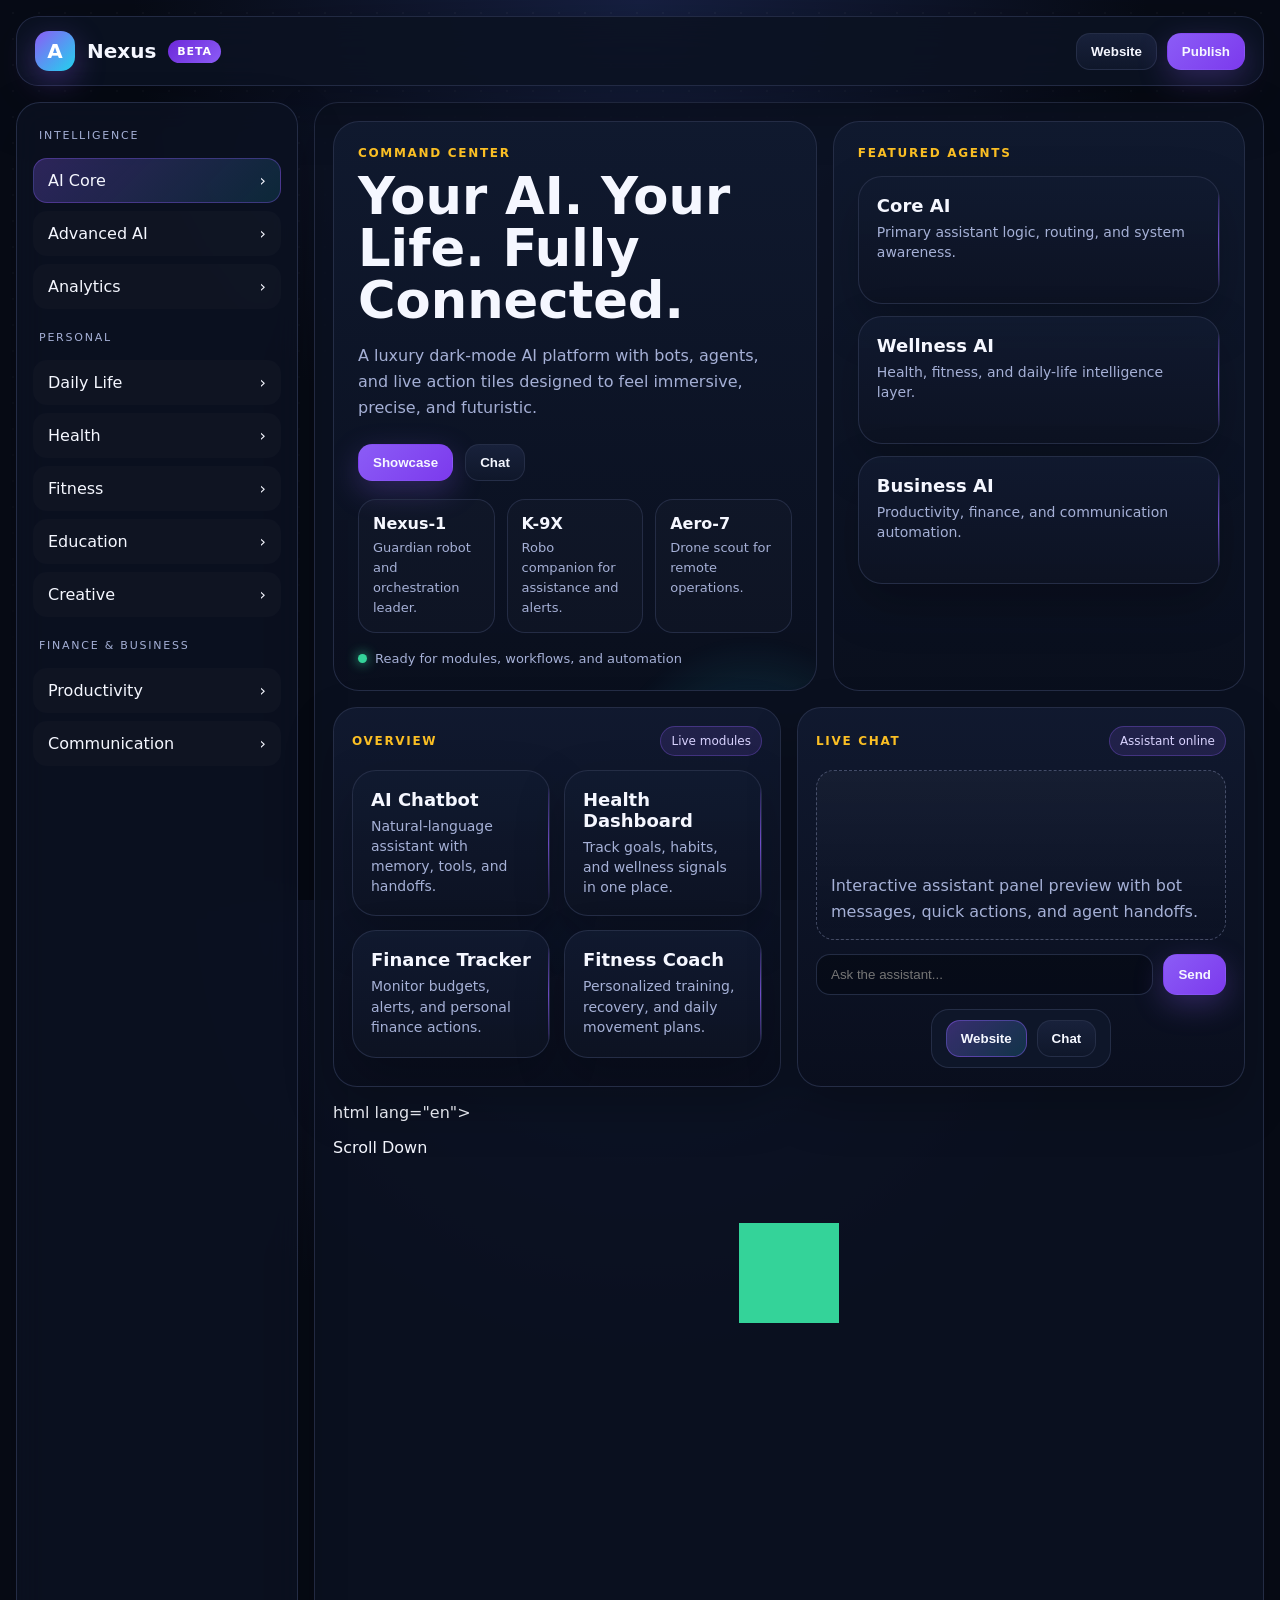
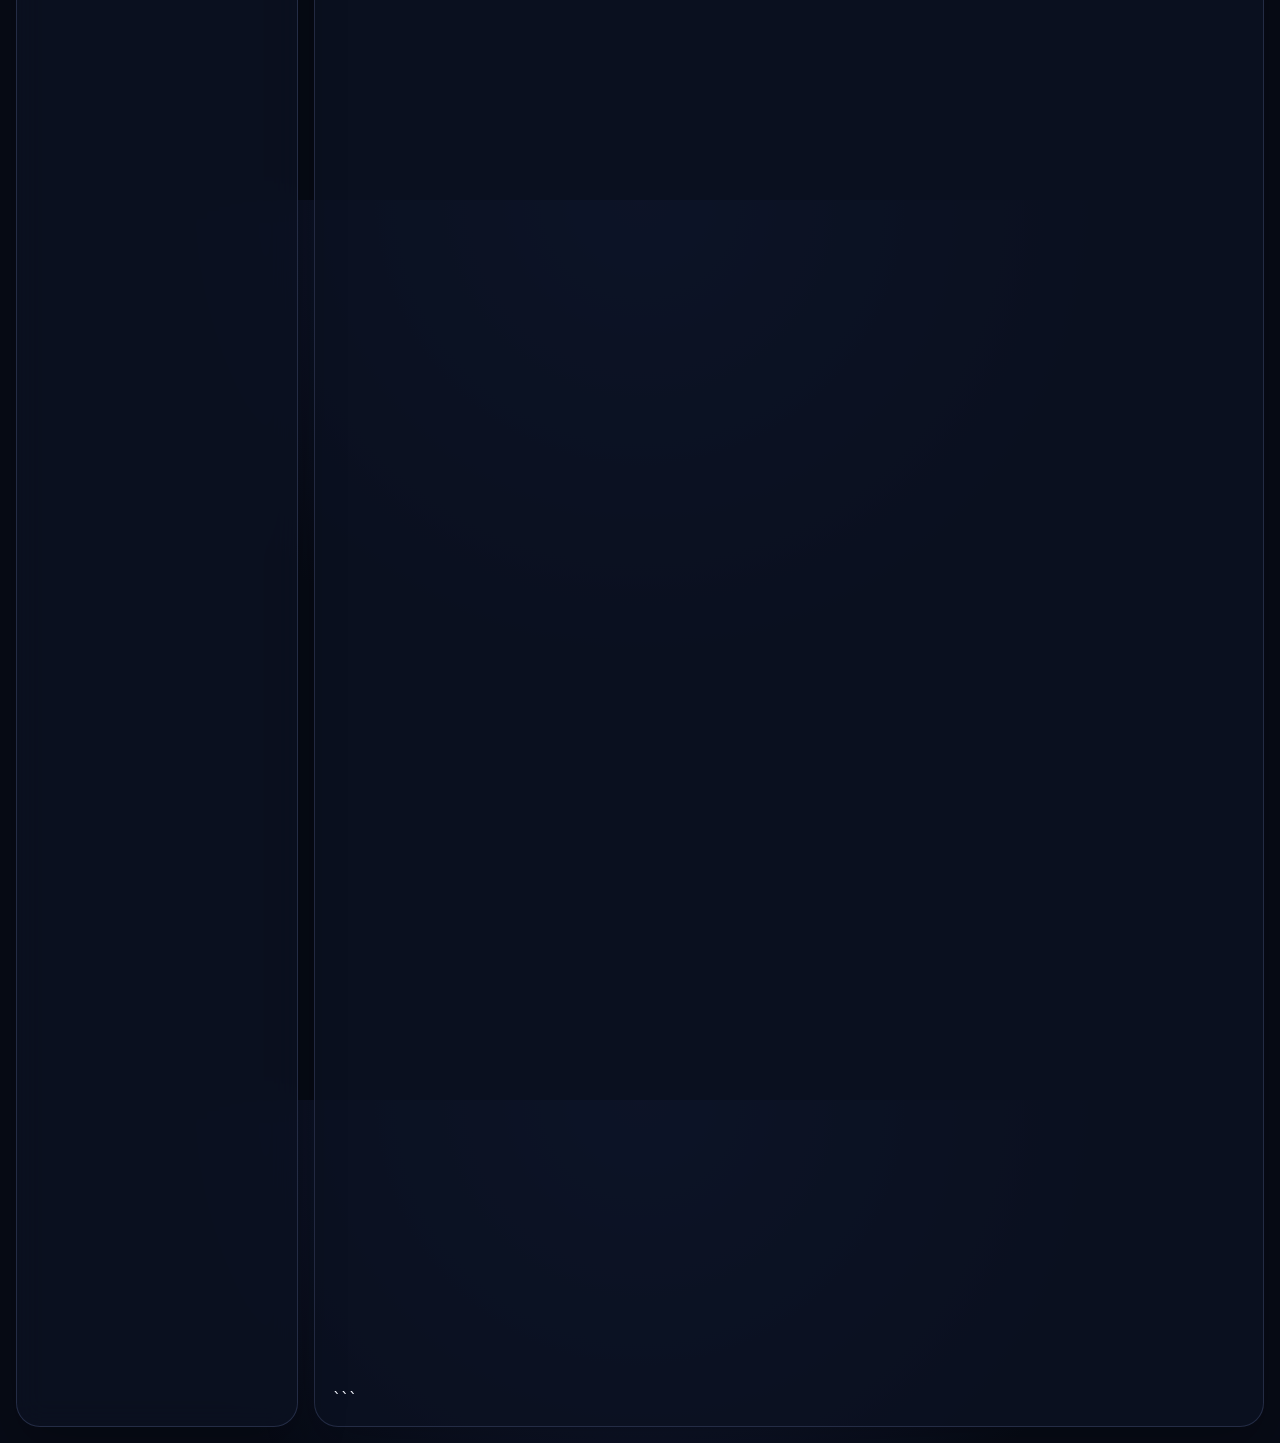
<file: index.html>
<!doctype html>
<html lang="en">
<head>
  <meta charset="utf-8" />
  <meta name="viewport" content="width=device-width, initial-scale=1" />
  <title>Nexus AI Core Center</title>
  <link rel="stylesheet" href="styles.css" />
</head>
<body>
  <div class="app">
    <header class="topbar">
      <div class="brand">
        <div class="logo">A</div>
        Nexus <span class="pill">BETA</span>
      </div>
      <div class="actions">
        <button class="btn">Website</button>
        <button class="btn primary">Publish</button>
      </div>
    </header>

    <aside class="sidebar">
      <div class="side-title">Intelligence</div>
      <nav class="nav">
        <a class="active" href="#">AI Core <span>›</span></a>
        <a href="#">Advanced AI <span>›</span></a>
        <a href="#">Analytics <span>›</span></a>
      </nav>

      <div class="side-title">Personal</div>
      <nav class="nav">
        <a href="#">Daily Life <span>›</span></a>
        <a href="#">Health <span>›</span></a>
        <a href="#">Fitness <span>›</span></a>
        <a href="#">Education <span>›</span></a>
        <a href="#">Creative <span>›</span></a>
      </nav>

      <div class="side-title">Finance & Business</div>
      <nav class="nav">
        <a href="#">Productivity <span>›</span></a>
        <a href="#">Communication <span>›</span></a>
      </nav>
    </aside>

    <main class="content">
      <section class="hero">
        <div class="hero-main">
          <div class="kicker">Command Center</div>
          <h1 class="h1">Your AI. Your Life. Fully Connected.</h1>
          <p class="sub">
            A luxury dark-mode AI platform with bots, agents, and live action tiles designed to feel immersive, precise, and futuristic.
          </p>
          <div class="cta">
            <button class="btn primary">Showcase</button>
            <button class="btn">Chat</button>
          </div>

          <div class="agent-row">
            <div class="agent">
              <b>Nexus-1</b>
              <span>Guardian robot and orchestration leader.</span>
            </div>
            <div class="agent">
              <b>K-9X</b>
              <span>Robo companion for assistance and alerts.</span>
            </div>
            <div class="agent">
              <b>Aero-7</b>
              <span>Drone scout for remote operations.</span>
            </div>
          </div>

          <div class="status">
            <span class="dot"></span>
            Ready for modules, workflows, and automation
          </div>
        </div>

        <div class="hero-aside">
          <div class="kicker">Featured Agents</div>
          <div class="stack">
            <div class="tile">
              <h3>Core AI</h3>
              <p>Primary assistant logic, routing, and system awareness.</p>
            </div>
            <div class="tile">
              <h3>Wellness AI</h3>
              <p>Health, fitness, and daily-life intelligence layer.</p>
            </div>
            <div class="tile">
              <h3>Business AI</h3>
              <p>Productivity, finance, and communication automation.</p>
            </div>
          </div>
        </div>
      </section>

      <section class="preview">
        <div class="panel">
          <div class="panel-head">
            <div class="kicker">Overview</div>
            <span class="chip">Live modules</span>
          </div>

          <div class="hero-grid">
            <div class="tile"><h3>AI Chatbot</h3><p>Natural-language assistant with memory, tools, and handoffs.</p></div>
            <div class="tile"><h3>Health Dashboard</h3><p>Track goals, habits, and wellness signals in one place.</p></div>
            <div class="tile"><h3>Finance Tracker</h3><p>Monitor budgets, alerts, and personal finance actions.</p></div>
            <div class="tile"><h3>Fitness Coach</h3><p>Personalized training, recovery, and daily movement plans.</p></div>
          </div>
        </div>

        <div class="panel">
          <div class="panel-head">
            <div class="kicker">Live Chat</div>
            <span class="chip">Assistant online</span>
          </div>

          <div class="chatbox" id="chatbox">
            Interactive assistant panel preview with bot messages, quick actions, and agent handoffs.
          </div>

          <div class="chat-input">
            <input id="message" type="text" placeholder="Ask the assistant..." />
            <button class="btn primary" id="sendBtn">Send</button>
          </div>

          <div class="footerbar">
            <button class="btn mode-btn active" data-mode="website">Website</button>
            <button class="btn mode-btn" data-mode="chat">Chat</button>
          </div>
        </div>
      </section> 
<!DOCTYPE html>
html lang="en">
<head>
    <meta charset="UTF-8">
    <meta name="viewport" content="width=device-width, initial-scale=1.0">
    <title>Parallax Effect</title>
</head>
<body>

    <div class="header">
        Scroll Down
    </div>

    <div class="container">
        <div class="parallax-box" id="box"></div>
    </div>

</body>
</html>

```



    </main>
  </div>

  <script src="script.js"></script>
</body>
</html>
</file>
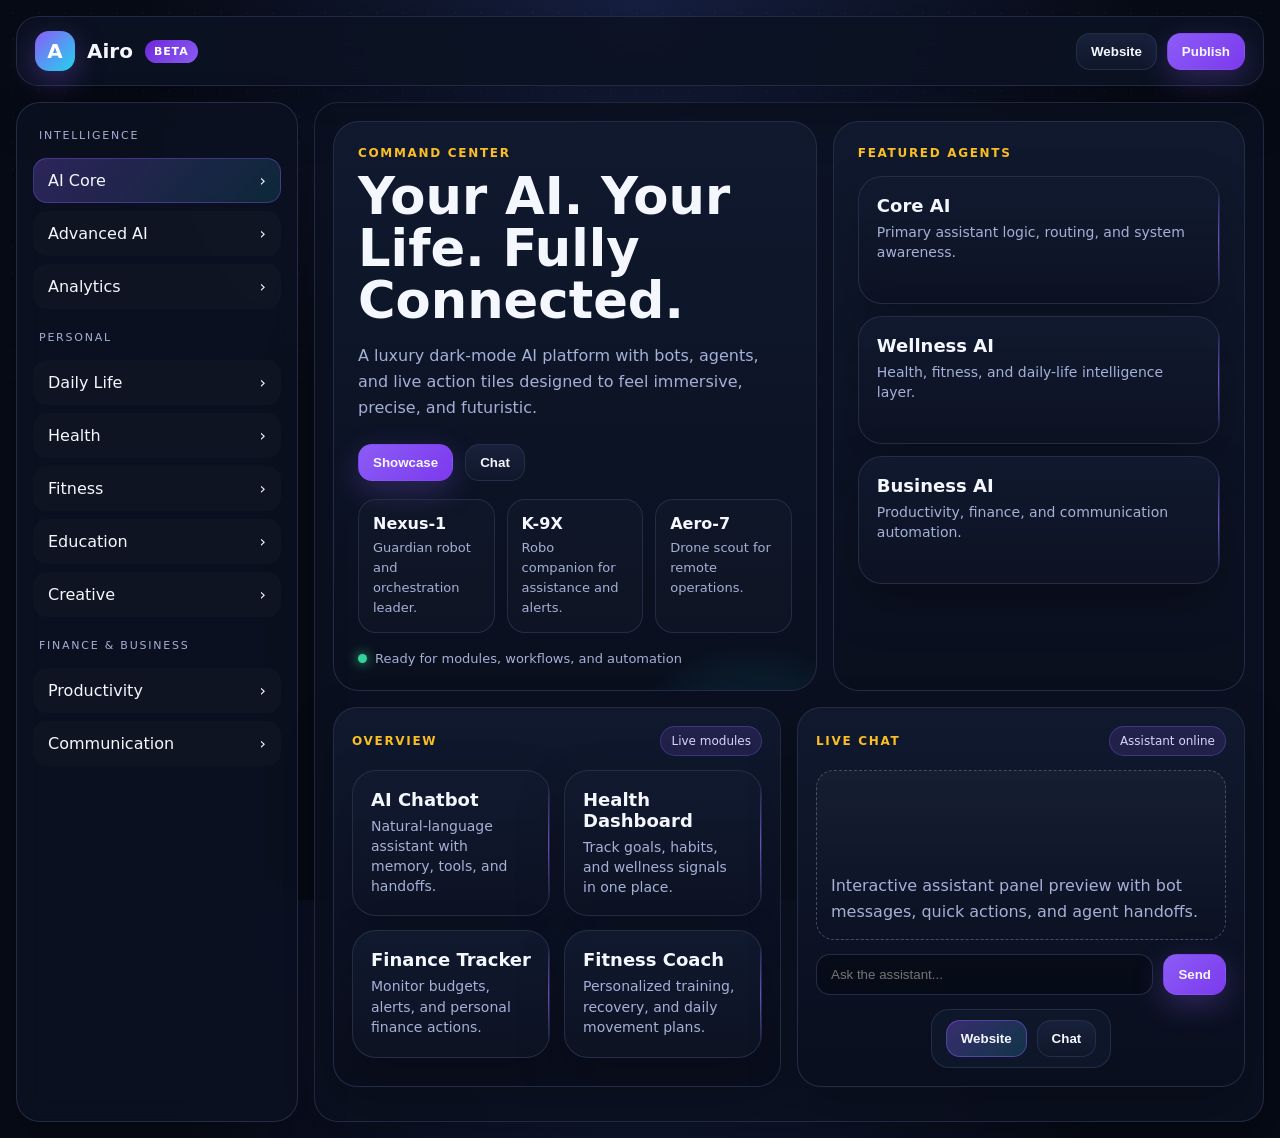
<file: sample 1 index.html>
<!doctype html>
<html lang="en">
<head>
  <meta charset="utf-8" />
  <meta name="viewport" content="width=device-width, initial-scale=1" />
  <title>Airo AI Command Center</title>
  <link rel="stylesheet" href="styles.css" />
</head>
<body>
  <div class="app">
    <header class="topbar">
      <div class="brand">
        <div class="logo">A</div>
        Airo <span class="pill">BETA</span>
      </div>
      <div class="actions">
        <button class="btn">Website</button>
        <button class="btn primary">Publish</button>
      </div>
    </header>

    <aside class="sidebar">
      <div class="side-title">Intelligence</div>
      <nav class="nav">
        <a class="active" href="#">AI Core <span>›</span></a>
        <a href="#">Advanced AI <span>›</span></a>
        <a href="#">Analytics <span>›</span></a>
      </nav>

      <div class="side-title">Personal</div>
      <nav class="nav">
        <a href="#">Daily Life <span>›</span></a>
        <a href="#">Health <span>›</span></a>
        <a href="#">Fitness <span>›</span></a>
        <a href="#">Education <span>›</span></a>
        <a href="#">Creative <span>›</span></a>
      </nav>

      <div class="side-title">Finance & Business</div>
      <nav class="nav">
        <a href="#">Productivity <span>›</span></a>
        <a href="#">Communication <span>›</span></a>
      </nav>
    </aside>

    <main class="content">
      <section class="hero">
        <div class="hero-main">
          <div class="kicker">Command Center</div>
          <h1 class="h1">Your AI. Your Life. Fully Connected.</h1>
          <p class="sub">
            A luxury dark-mode AI platform with bots, agents, and live action tiles designed to feel immersive, precise, and futuristic.
          </p>
          <div class="cta">
            <button class="btn primary">Showcase</button>
            <button class="btn">Chat</button>
          </div>

          <div class="agent-row">
            <div class="agent">
              <b>Nexus-1</b>
              <span>Guardian robot and orchestration leader.</span>
            </div>
            <div class="agent">
              <b>K-9X</b>
              <span>Robo companion for assistance and alerts.</span>
            </div>
            <div class="agent">
              <b>Aero-7</b>
              <span>Drone scout for remote operations.</span>
            </div>
          </div>

          <div class="status">
            <span class="dot"></span>
            Ready for modules, workflows, and automation
          </div>
        </div>

        <div class="hero-aside">
          <div class="kicker">Featured Agents</div>
          <div class="stack">
            <div class="tile">
              <h3>Core AI</h3>
              <p>Primary assistant logic, routing, and system awareness.</p>
            </div>
            <div class="tile">
              <h3>Wellness AI</h3>
              <p>Health, fitness, and daily-life intelligence layer.</p>
            </div>
            <div class="tile">
              <h3>Business AI</h3>
              <p>Productivity, finance, and communication automation.</p>
            </div>
          </div>
        </div>
      </section>

      <section class="preview">
        <div class="panel">
          <div class="panel-head">
            <div class="kicker">Overview</div>
            <span class="chip">Live modules</span>
          </div>

          <div class="hero-grid">
            <div class="tile"><h3>AI Chatbot</h3><p>Natural-language assistant with memory, tools, and handoffs.</p></div>
            <div class="tile"><h3>Health Dashboard</h3><p>Track goals, habits, and wellness signals in one place.</p></div>
            <div class="tile"><h3>Finance Tracker</h3><p>Monitor budgets, alerts, and personal finance actions.</p></div>
            <div class="tile"><h3>Fitness Coach</h3><p>Personalized training, recovery, and daily movement plans.</p></div>
          </div>
        </div>

        <div class="panel">
          <div class="panel-head">
            <div class="kicker">Live Chat</div>
            <span class="chip">Assistant online</span>
          </div>

          <div class="chatbox" id="chatbox">
            Interactive assistant panel preview with bot messages, quick actions, and agent handoffs.
          </div>

          <div class="chat-input">
            <input id="message" type="text" placeholder="Ask the assistant..." />
            <button class="btn primary" id="sendBtn">Send</button>
          </div>

          <div class="footerbar">
            <button class="btn mode-btn active" data-mode="website">Website</button>
            <button class="btn mode-btn" data-mode="chat">Chat</button>
          </div>
        </div>
      </section>
    </main>
  </div>

  <script src="script.js"></script>
</body>
</html>
</file>
<file: styles.css>
:root{
  --bg:#070b16;
  --panel:#0c1222;
  --panel2:#111a30;
  --line:#27304a;
  --text:#f5f7ff;
  --muted:#a5b0d6;
  --accent:#8b5cf6;
  --accent2:#22d3ee;
  --good:#34d399;
  --warn:#fbbf24;
}

*{box-sizing:border-box}
html,body{height:100%}
body{
  margin:0;
  font-family:Inter,system-ui,-apple-system,Segoe UI,Roboto,Arial,sans-serif;
  background:radial-gradient(circle at top,#162042 0,#070b16 46%),#070b16;
  color:var(--text);
}

body:before{
  content:"";
  position:fixed;
  inset:0;
  background-image:radial-gradient(rgba(255,255,255,.06) 1px,transparent 1px);
  background-size:26px 26px;
  mask-image:linear-gradient(to bottom,rgba(0,0,0,.55),rgba(0,0,0,0));
  pointer-events:none;
}

.app{
  min-height:100vh;
  display:grid;
  grid-template-columns:282px 1fr;
  grid-template-rows:auto 1fr;
  gap:16px;
  padding:16px;
  position:relative;
  z-index:1;
}

.topbar{
  grid-column:1/-1;
  display:flex;
  align-items:center;
  justify-content:space-between;
  background:rgba(12,18,34,.9);
  backdrop-filter:blur(18px);
  border:1px solid rgba(39,48,74,.85);
  border-radius:22px;
  padding:14px 18px;
  box-shadow:0 16px 60px rgba(0,0,0,.28);
}

.brand{
  display:flex;
  align-items:center;
  gap:12px;
  font-weight:900;
  font-size:20px;
}

.logo{
  width:40px;
  height:40px;
  border-radius:14px;
  background:linear-gradient(135deg,var(--accent),var(--accent2));
  display:grid;
  place-items:center;
  font-weight:900;
  color:#fff;
  box-shadow:0 10px 30px rgba(139,92,246,.35);
}

.pill{
  background:linear-gradient(135deg,#6d28d9,#8b5cf6);
  color:#fff;
  padding:5px 9px;
  border-radius:999px;
  font-size:11px;
  font-weight:800;
  letter-spacing:.08em;
}

.actions{display:flex;gap:10px;flex-wrap:wrap}

.btn{
  border:1px solid rgba(39,48,74,.9);
  background:linear-gradient(180deg,#18213b,#0f172a);
  color:var(--text);
  padding:10px 14px;
  border-radius:14px;
  cursor:pointer;
  font-weight:700;
  transition:.18s transform,.18s border-color,.18s background;
}

.btn:hover{
  transform:translateY(-1px);
  border-color:rgba(139,92,246,.45);
}

.btn.primary{
  background:linear-gradient(135deg,var(--accent),#7c3aed);
  border-color:transparent;
  box-shadow:0 10px 30px rgba(139,92,246,.28);
}

.sidebar,.content,.card,.tile,.panel{
  background:rgba(12,18,34,.82);
  border:1px solid rgba(39,48,74,.9);
  border-radius:24px;
  box-shadow:0 20px 50px rgba(0,0,0,.22);
}

.sidebar{
  padding:16px;
  display:flex;
  flex-direction:column;
  gap:12px;
  min-height:0;
  overflow:auto;
  backdrop-filter:blur(14px);
}

.side-title{
  font-size:11px;
  letter-spacing:.16em;
  color:var(--muted);
  text-transform:uppercase;
  margin:10px 6px 4px;
}

.nav{
  display:grid;
  gap:8px;
}

.nav a{
  color:var(--text);
  text-decoration:none;
  padding:12px 14px;
  border-radius:14px;
  background:rgba(255,255,255,.02);
  display:flex;
  justify-content:space-between;
  align-items:center;
  border:1px solid transparent;
}

.nav a.active,.nav a:hover{
  background:linear-gradient(135deg,rgba(139,92,246,.28),rgba(34,211,238,.12));
  border-color:rgba(139,92,246,.35);
}

.content{
  padding:18px;
  display:grid;
  gap:16px;
  grid-template-rows:auto auto 1fr;
  min-width:0;
}

.hero{
  display:grid;
  grid-template-columns:1.08fr .92fr;
  gap:16px;
  min-width:0;
}

.hero-main,.hero-aside{
  background:linear-gradient(180deg,rgba(17,26,48,.92),rgba(10,15,30,.94));
  border:1px solid rgba(39,48,74,.9);
  border-radius:26px;
  padding:24px;
  min-height:320px;
  position:relative;
  overflow:hidden;
}

.hero-main:after{
  content:"";
  position:absolute;
  inset:auto -20% -45% auto;
  width:320px;
  height:320px;
  background:radial-gradient(circle,rgba(34,211,238,.22),transparent 65%);
  filter:blur(4px);
}

.kicker{
  color:var(--warn);
  font-weight:800;
  letter-spacing:.14em;
  text-transform:uppercase;
  font-size:12px;
}

.h1{
  font-size:clamp(34px,4vw,62px);
  line-height:1.02;
  margin:10px 0 12px;
  max-width:11ch;
}

.sub{
  color:var(--muted);
  max-width:56ch;
  font-size:16px;
  line-height:1.65;
}

.cta{
  display:flex;
  gap:12px;
  margin-top:22px;
  flex-wrap:wrap;
}

.hero-grid{
  display:grid;
  grid-template-columns:repeat(2,minmax(0,1fr));
  gap:14px;
}

.tile{
  padding:18px;
  min-height:128px;
  background:linear-gradient(180deg,rgba(17,26,48,.94),rgba(13,19,35,.98));
  position:relative;
  overflow:hidden;
}

.tile:before{
  content:"";
  position:absolute;
  inset:-1px;
  left:auto;
  width:2px;
  background:linear-gradient(to bottom,transparent,rgba(139,92,246,.8),transparent);
}

.tile h3{
  margin:0 0 6px;
  font-size:18px;
}

.tile p{
  margin:0;
  color:var(--muted);
  font-size:14px;
  line-height:1.45;
}

.status{
  display:flex;
  align-items:center;
  gap:8px;
  font-size:13px;
  color:var(--muted);
  margin-top:18px;
}

.dot{
  width:9px;
  height:9px;
  border-radius:50%;
  background:var(--good);
  box-shadow:0 0 12px var(--good);
}

.agent-row{
  display:grid;
  grid-template-columns:repeat(3,minmax(0,1fr));
  gap:12px;
  margin-top:18px;
}

.agent{
  padding:14px;
  border-radius:18px;
  border:1px solid rgba(39,48,74,.9);
  background:rgba(255,255,255,.02);
}

.agent b{
  display:block;
  margin-bottom:4px;
}

.agent span{
  color:var(--muted);
  font-size:13px;
  line-height:1.4;
}

.preview{
  display:grid;
  grid-template-columns:1fr 1fr;
  gap:16px;
}

.panel{
  padding:18px;
  min-height:260px;
  background:linear-gradient(180deg,rgba(17,26,48,.95),rgba(10,15,30,.95));
  position:relative;
  overflow:hidden;
}

.panel-head{
  display:flex;
  justify-content:space-between;
  align-items:center;
  margin-bottom:14px;
}

.chip{
  font-size:12px;
  padding:7px 10px;
  border-radius:999px;
  background:rgba(139,92,246,.14);
  border:1px solid rgba(139,92,246,.32);
  color:#d9d3ff;
}

.chatbox{
  height:170px;
  border:1px dashed rgba(165,176,214,.35);
  border-radius:18px;
  padding:14px;
  color:var(--muted);
  display:flex;
  align-items:end;
  line-height:1.6;
  background:linear-gradient(180deg,rgba(255,255,255,.03),transparent);
}

.chat-input{
  display:flex;
  gap:10px;
  margin-top:14px;
}

.chat-input input{
  flex:1;
  min-width:0;
  border:1px solid rgba(39,48,74,.9);
  background:rgba(6,10,20,.65);
  color:var(--text);
  border-radius:14px;
  padding:12px 14px;
  outline:none;
}

.chat-input input:focus{
  border-color:rgba(34,211,238,.55);
}

.footerbar{
  display:flex;
  justify-content:center;
  gap:10px;
  align-items:center;
  background:rgba(15,23,42,.96);
  border:1px solid rgba(39,48,74,.9);
  border-radius:18px;
  padding:10px 14px;
  width:max-content;
  margin:14px auto 0;
}

.mode-btn.active{
  background:linear-gradient(135deg,rgba(139,92,246,.34),rgba(34,211,238,.16));
  border-color:rgba(139,92,246,.45);
}

.stack{
  display:grid;
  gap:12px;
  margin-top:16px;
}

@media (max-width:1024px){
  .app{grid-template-columns:1fr}
  .sidebar{order:2}
  .content{order:1}
  .hero,.preview{grid-template-columns:1fr}
  .h1{max-width:none}
  .agent-row{grid-template-columns:1fr}
}

@media (max-width:640px){
  .app{padding:10px;gap:10px}
  .topbar,.sidebar,.content,.panel,.hero-main,.hero-aside{border-radius:18px}
  .hero-grid,.preview{grid-template-columns:1fr}
  .actions,.cta,.footerbar{width:100%}
  .btn{flex:1}
  .brand{font-size:18px}
}

.container {
    height: 200vh;
    position: relative;
    overflow: hidden;
}

#box {
    width: 100px;
    height: 100px;
    background-color: #34d399;
    position: absolute;
    top: 50px;
    left: 50%;
    transform: translateX(-50%);
}
</file>
